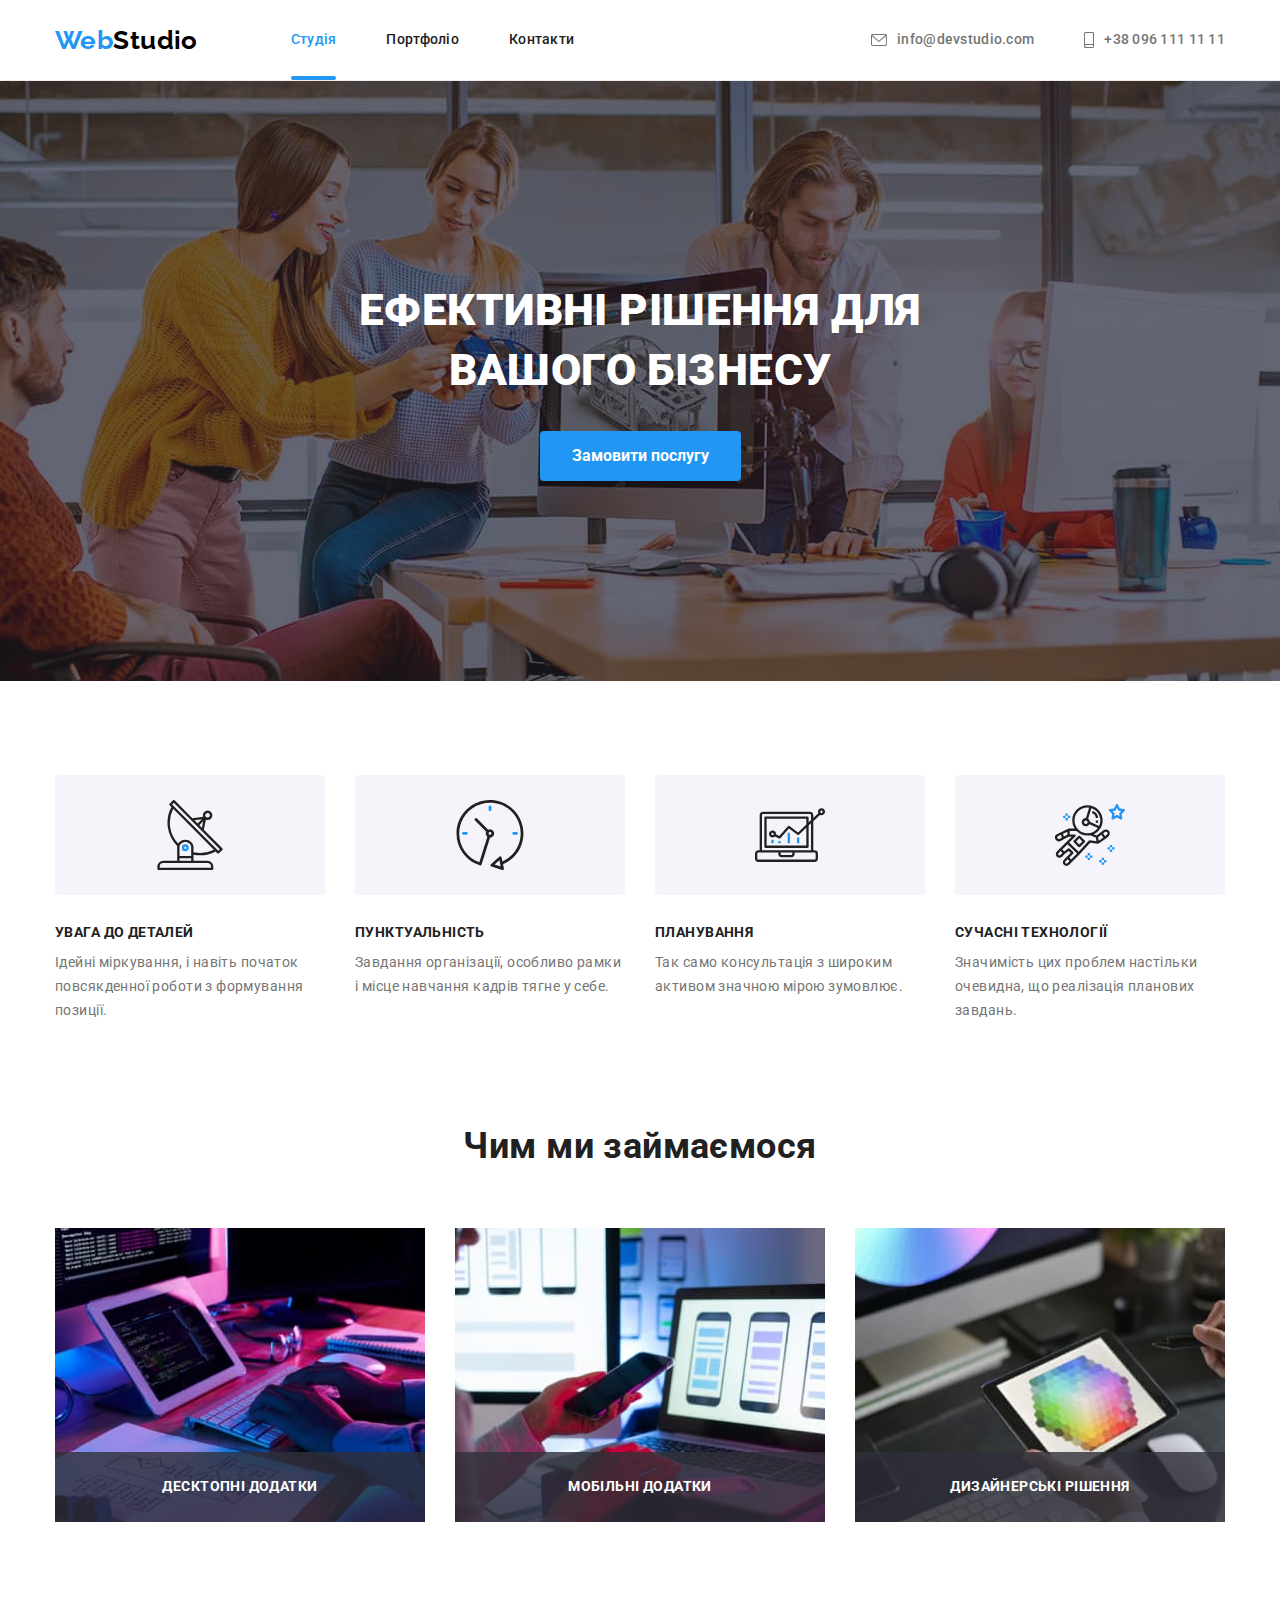
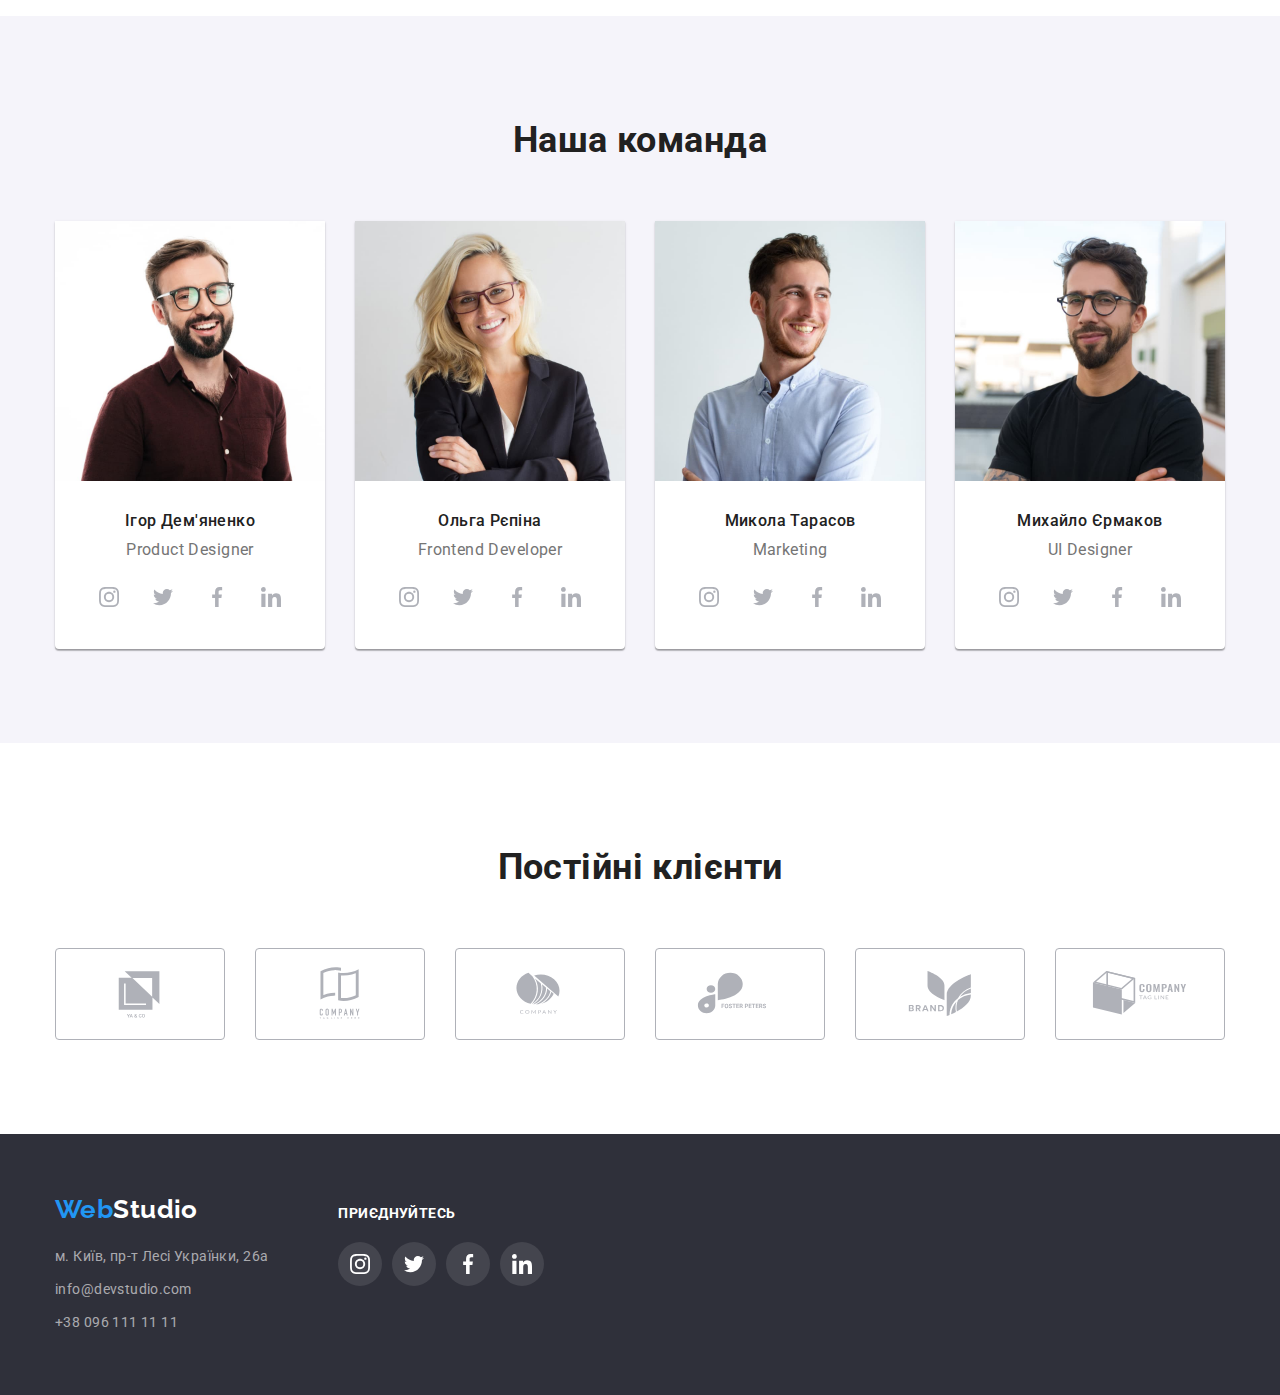
<file: index.html>
<!DOCTYPE html>
<html lang="uk">
  <head>
    <meta charset="UTF-8" />
    <meta http-equiv="X-UA-Compatible" content="IE=edge" />
    <meta name="viewport" content="width=device-width, initial-scale=1.0" />
    <title>Студія</title>
    <link rel="preconnect" href="https://fonts.googleapis.com" />
    <link rel="preconnect" href="https://fonts.gstatic.com" crossorigin />
    <link
      rel="stylesheet"
      href="https://cdnjs.cloudflare.com/ajax/libs/modern-normalize/1.1.0/modern-normalize.min.css"/>
    <link rel="stylesheet" href="./css/styles.css" />
    <link
      href="https://fonts.googleapis.com/css2?family=Raleway:wght@700&family=Roboto:wght@400;500;700;900&display=swap"
      rel="stylesheet"
    />
  </head>
  <body>
    <header class="page-header">
      <div class="container cont-navul">
        <nav class="main-nav">
          <a href="./index.html" class="logo">Web<span class="logo-studio">Studio</span></a>
          <ul class="site-nav">
            <li class="site-list">
              <div class="current">
                <a class="site-link site-link-ctyd" href="./index.html">Студія</a>
              </div>
            </li>
            <li class="site-list"><a class="site-link" href="./portfolio.html">Портфоліо</a></li>
            <li class="site-list"><a class="site-link" href="">Контакти</a></li>
          </ul>
        </nav>
        <ul class="contacts">
          <li class="site-list">
            <a class="contacts-link contacts-link-mail" href="mailto:info@devstudio.com"
              ><svg class="icon-mail">
                <use href="./images/icons.svg#icon-envelope"></use></svg>info@devstudio.com</a
            >
          </li>
          <li class="site-list">
            <a class="contacts-link contact-link-icon" href="tel:+380961111111">
              <svg class="icon-contact">
                <use href="./images/icons.svg#icon-smartphone"></use></svg>+38 096 111 11 11</a
            >
          </li>
        </ul>
      </div>
    </header>
    <main>
      <!--Hero section-->
      <section class="hero">
        <div class="hero-overlay"></div>
        <h1 class="hero-header">Ефективні рішення для вашого бізнесу</h1>
        <button type="button" class="hero-button" data-modal-open>Замовити послугу</button>
      </section>
      <!--Section  qualities -->
      <section class="section">
        <div class="container">
          <h2 class="qualities">Якості</h2>
          <ul class="gualities-ul">
            <li class="qualities-list">
              <div class="icons-qualities">
                <svg class="icon-css">
                  <use href="./images/icons.svg#icon-antenna-1"></use>
                </svg>
              </div>
              <h3 class="qualities-list-item">УВАГА ДО ДЕТАЛЕЙ</h3>
              <p class="qualities-list-paragraf">
                Ідейні міркування, і навіть початок повсякденної роботи з формування позиції.
              </p>
            </li>
            <li class="qualities-list">
              <div class="icons-qualities">
                <svg class="icon-css">
                  <use href="./images/icons.svg#icon-clock-1"></use>
                </svg>
              </div>
              <h3 class="qualities-list-item">ПУНКТУАЛЬНІСТЬ</h3>
              <p class="qualities-list-paragraf">
                Завдання організації, особливо рамки і місце навчання кадрів тягне у себе.
              </p>
            </li>
            <li class="qualities-list">
              <div class="icons-qualities">
                <svg class="icon-css">
                  <use href="./images/icons.svg#icon-diagram-1"></use>
                </svg>
              </div>
              <h3 class="qualities-list-item">ПЛАНУВАННЯ</h3>
              <p class="qualities-list-paragraf">
                Так само консультація з широким активом значною мірою зумовлює.
              </p>
            </li>
            <li class="qualities-list">
              <div class="icons-qualities">
                <svg class="icon-css">
                  <use href="./images/icons.svg#icon-astronaut-1"></use>
                </svg>
              </div>
              <h3 class="qualities-list-item">СУЧАСНІ ТЕХНОЛОГІЇ</h3>
              <p class="qualities-list-paragraf">
                Значимість цих проблем настільки очевидна, що реалізація планових завдань.
              </p>
            </li>
          </ul>
        </div>
      </section>
      <!--Section services-->
      <section class="section section-services">
        <div class="container">
          <h2 class="services">Чим ми займаємося</h2>
          <ul class="services-item">
            <li class="services-list">
              <div class="product-thumb">
                <img
                  class="img-services"
                  src="./images/services-img-1.jpg"
                  alt="Сайти для комп'ютерів"
                  width="370"
                  height="294"
                />
                <div class="img-actions">
                  <p class="img-action-paragraf">Десктопні додатки</p>
                </div>
              </div>
            </li>

            <li class="services-list">
              <div class="product-thumb">
                <img
                  class="img-services"
                  src="./images/services-img-2.jpg"
                  alt="Сайти для телефонів"
                  width="370"
                  height="294"
                />
                <div class="img-actions">
                  <p class="img-action-paragraf">Мобільні додатки</p>
                </div>
              </div>
            </li>
            <li class="services-list">
              <div class="product-thumb">
                <img
                  class="img-services"
                  src="./images/services-img-3.jpg"
                  alt="Сайти для планшетів"
                  width="370"
                  height="294"
                />
                <div class="img-actions">
                  <p class="img-action-paragraf">Дизайнерські рішення</p>
                </div>
              </div>
            </li>
          </ul>
        </div>
      </section>
      <!--Section team-->
      <section class="section section-team">
        <div class="container">
          <h2 class="team">Наша команда</h2>
          <ul class="team-people">
            <li class="team-img">
              <img
                class="img-photo"
                src="./images/team-img-1.jpg"
                alt="дизайнер"
                width="270"
                height="260"
              />
              <div class="container-team">
                <h3 class="team-img-header">Ігор Дем'яненко</h3>
                <p class="team-img-paragraf">Product Designer</p>
                <ul class="team-social">
                  <li class="team-list">
                    <a class="social-link" href="https://www.instagram.com/">
                      <svg class="icon-social">
                        <use href="./images/icons.svg#icon-instagram-2"></use>
                      </svg>
                    </a>
                  </li>
                  <li class="team-list">
                    <a class="social-link" href="https://twitter.com/">
                      <svg class="icon-social">
                        <use href="./images/icons.svg#icon-twitter-1"></use>
                      </svg>
                    </a>
                  </li>
                  <li class="team-list">
                    <a class="social-link" href="https://m.facebook.com/">
                      <svg class="icon-social">
                        <use href="./images/icons.svg#icon-facebook-1"></use>
                      </svg>
                    </a>
                  </li>
                  <li class="team-list">
                    <a class="social-link" href="https://ua.linkedin.com/">
                      <svg class="icon-social">
                        <use href="./images/icons.svg#icon-linkedin-1"></use>
                      </svg>
                    </a>
                  </li>
                </ul>
              </div>
            </li>
            <li class="team-img">
              <img
                class="img-photo"
                src="./images/team-img-2.jpg"
                alt="девелопер"
                width="270"
                height="260"
              />
              <div class="container-team">
                <h3 class="team-img-header">Ольга Рєпіна</h3>
                <p class="team-img-paragraf">Frontend Developer</p>
                <ul class="team-social">
                  <li class="team-list">
                    <a class="social-link" href="https://www.instagram.com/">
                      <svg class="icon-social">
                        <use href="./images/icons.svg#icon-instagram-2"></use>
                      </svg>
                    </a>
                  </li>
                  <li class="team-list">
                    <a class="social-link" href="https://twitter.com/">
                      <svg class="icon-social">
                        <use href="./images/icons.svg#icon-twitter-1"></use>
                      </svg>
                    </a>
                  </li>
                  <li class="team-list">
                    <a class="social-link" href="https://m.facebook.com/">
                      <svg class="icon-social">
                        <use href="./images/icons.svg#icon-facebook-1"></use>
                      </svg>
                    </a>
                  </li>
                  <li class="team-list">
                    <a class="social-link" href="https://ua.linkedin.com/">
                      <svg class="icon-social">
                        <use href="./images/icons.svg#icon-linkedin-1"></use>
                      </svg>
                    </a>
                  </li>
                </ul>
              </div>
            </li>
            <li class="team-img">
              <img
                class="img-photo"
                src="./images/team-img-3.jpg"
                alt="маркетолог"
                width="270"
                height="260"
              />
              <div class="container-team">
                <h3 class="team-img-header">Микола Тарасов</h3>
                <p class="team-img-paragraf">Marketing</p>
                <ul class="team-social">
                  <li class="team-list">
                    <a class="social-link" href="https://www.instagram.com/">
                      <svg class="icon-social">
                        <use href="./images/icons.svg#icon-instagram-2"></use>
                      </svg>
                    </a>
                  </li>
                  <li class="team-list">
                    <a class="social-link" href="https://twitter.com/">
                      <svg class="icon-social">
                        <use href="./images/icons.svg#icon-twitter-1"></use>
                      </svg>
                    </a>
                  </li>
                  <li class="team-list">
                    <a class="social-link" href="https://m.facebook.com/">
                      <svg class="icon-social">
                        <use href="./images/icons.svg#icon-facebook-1"></use>
                      </svg>
                    </a>
                  </li>
                  <li class="team-list">
                    <a class="social-link" href="https://ua.linkedin.com/">
                      <svg class="icon-social">
                        <use href="./images/icons.svg#icon-linkedin-1"></use>
                      </svg>
                    </a>
                  </li>
                </ul>
              </div>
            </li>
            <li class="team-img">
              <img
                class="img-photo"
                src="./images/team-img-4.jpg"
                alt="дизайнер"
                width="270"
                height="260"
              />
              <div class="container-team">
                <h3 class="team-img-header">Михайло Єрмаков</h3>
                <p class="team-img-paragraf">UI Designer</p>
                <ul class="team-social">
                  <li class="team-list">
                    <a class="social-link" href="https://www.instagram.com/">
                      <svg class="icon-social">
                        <use href="./images/icons.svg#icon-instagram-2"></use>
                      </svg>
                    </a>
                  </li>
                  <li class="team-list">
                    <a class="social-link" href="https://twitter.com/">
                      <svg class="icon-social">
                        <use href="./images/icons.svg#icon-twitter-1"></use>
                      </svg>
                    </a>
                  </li>
                  <li class="team-list">
                    <a class="social-link" href="https://m.facebook.com/">
                      <svg class="icon-social">
                        <use href="./images/icons.svg#icon-facebook-1"></use>
                      </svg>
                    </a>
                  </li>
                  <li class="team-list">
                    <a class="social-link" href="https://ua.linkedin.com/">
                      <svg class="icon-social">
                        <use href="./images/icons.svg#icon-linkedin-1"></use>
                      </svg>
                    </a>
                  </li>
                </ul>
              </div>
            </li>
          </ul>
        </div>
      </section>
      <!--Section customers-->
      <section class="section">
        <div class="container">
          <h2 class="team">Постійні клієнти</h2>
          <ul class="customers">
            <li class="customers-list">
              <a class="customer-link border" href="">
                <svg class="icons-customers"><use href="./images/icons.svg#icon-Logo"></use></svg>
              </a>
            </li>
            <li class="customers-list">
              <a class="customer-link border" href="">
                <svg class="icons-customers"><use href="./images/icons.svg#icon-Logo-1"></use></svg>
              </a>
            </li>
            <li class="customers-list">
              <a class="customer-link border" href="">
                <svg class="icons-customers"><use href="./images/icons.svg#icon-Logo-2"></use></svg>
              </a>
            </li>
            <li class="customers-list">
              <a class="customer-link border" href="">
                <svg class="icons-customers"><use href="./images/icons.svg#icon-Logo-3"></use></svg>
              </a>
            </li>
            <li class="customers-list">
              <a class="customer-link border" href="">
                <svg class="icons-customers"><use href="./images/icons.svg#icon-Logo-4"></use></svg>
              </a>
            </li>
            <li class="customers-list">
              <a class="customer-link border" href="">
                <svg class="icons-customers"><use href="./images/icons.svg#icon-Logo-5"></use></svg>
              </a>
            </li>
          </ul>
        </div>
      </section>
    </main>
    <!--Footer-->
    <footer class="footer">
      <div class="container container-footer">
        <div>
          <a href="./index.html" class="footer-logo"
            >Web<span class="footer-logo-studio">Studio</span></a
          >
          <address>
            <ul>
              <li class="footer-list">
                <a
                  class="footer-address"
                  href="https://goo.gl/maps/Q2tLbyH8QkegB77n8"
                  target="_blank"
                  rel="noopener noreferrer"
                  >м. Київ, пр-т Лесі Українки, 26a</a
                >
              </li>
              <li class="footer-list">
                <a class="footer-address" href="mailto:info@devstudio.com">info@devstudio.com</a>
              </li>
              <li class="footer-list">
                <a class="footer-address" href="tel:+380961111111">+38 096 111 11 11</a>
              </li>
            </ul>
          </address>
        </div>
        <div class="social-footer">
          <p class="footer-paragraf">Приєднуйтесь</p>
          <ul class="team-social">
            <li class="team-list">
              <a class="footer-link" href="https://www.instagram.com/">
                <svg class="icon-social">
                  <use href="./images/icons.svg#icon-instagram-2"></use>
                </svg>
              </a>
            </li>
            <li class="team-list">
              <a class="footer-link" href="https://twitter.com/">
                <svg class="icon-social">
                  <use href="./images/icons.svg#icon-twitter-1"></use>
                </svg>
              </a>
            </li>
            <li class="team-list">
              <a class="footer-link" href="https://m.facebook.com/">
                <svg class="icon-social">
                  <use href="./images/icons.svg#icon-facebook-1"></use>
                </svg>
              </a>
            </li>
            <li class="team-list">
              <a class="footer-link" href="https://ua.linkedin.com/">
                <svg class="icon-social">
                  <use href="./images/icons.svg#icon-linkedin-1"></use>
                </svg>
              </a>
            </li>
          </ul>
        </div>
      </div>
    </footer>
    <!--Backdrop-->
    <div class="backdrop is-hidden" data-modal>
      <div class="modal">
        <p></p>
        <button type="button" class="close-modal" data-modal-close>
          <svg class="modal-icon">
            <use href="./images/icons.svg#icon-close-black-18dp-2-1"></use>
          </svg>
        </button>
      </div>
    </div>
    <script src="./js/modal.js"></script>
  </body>
</html>
</file>
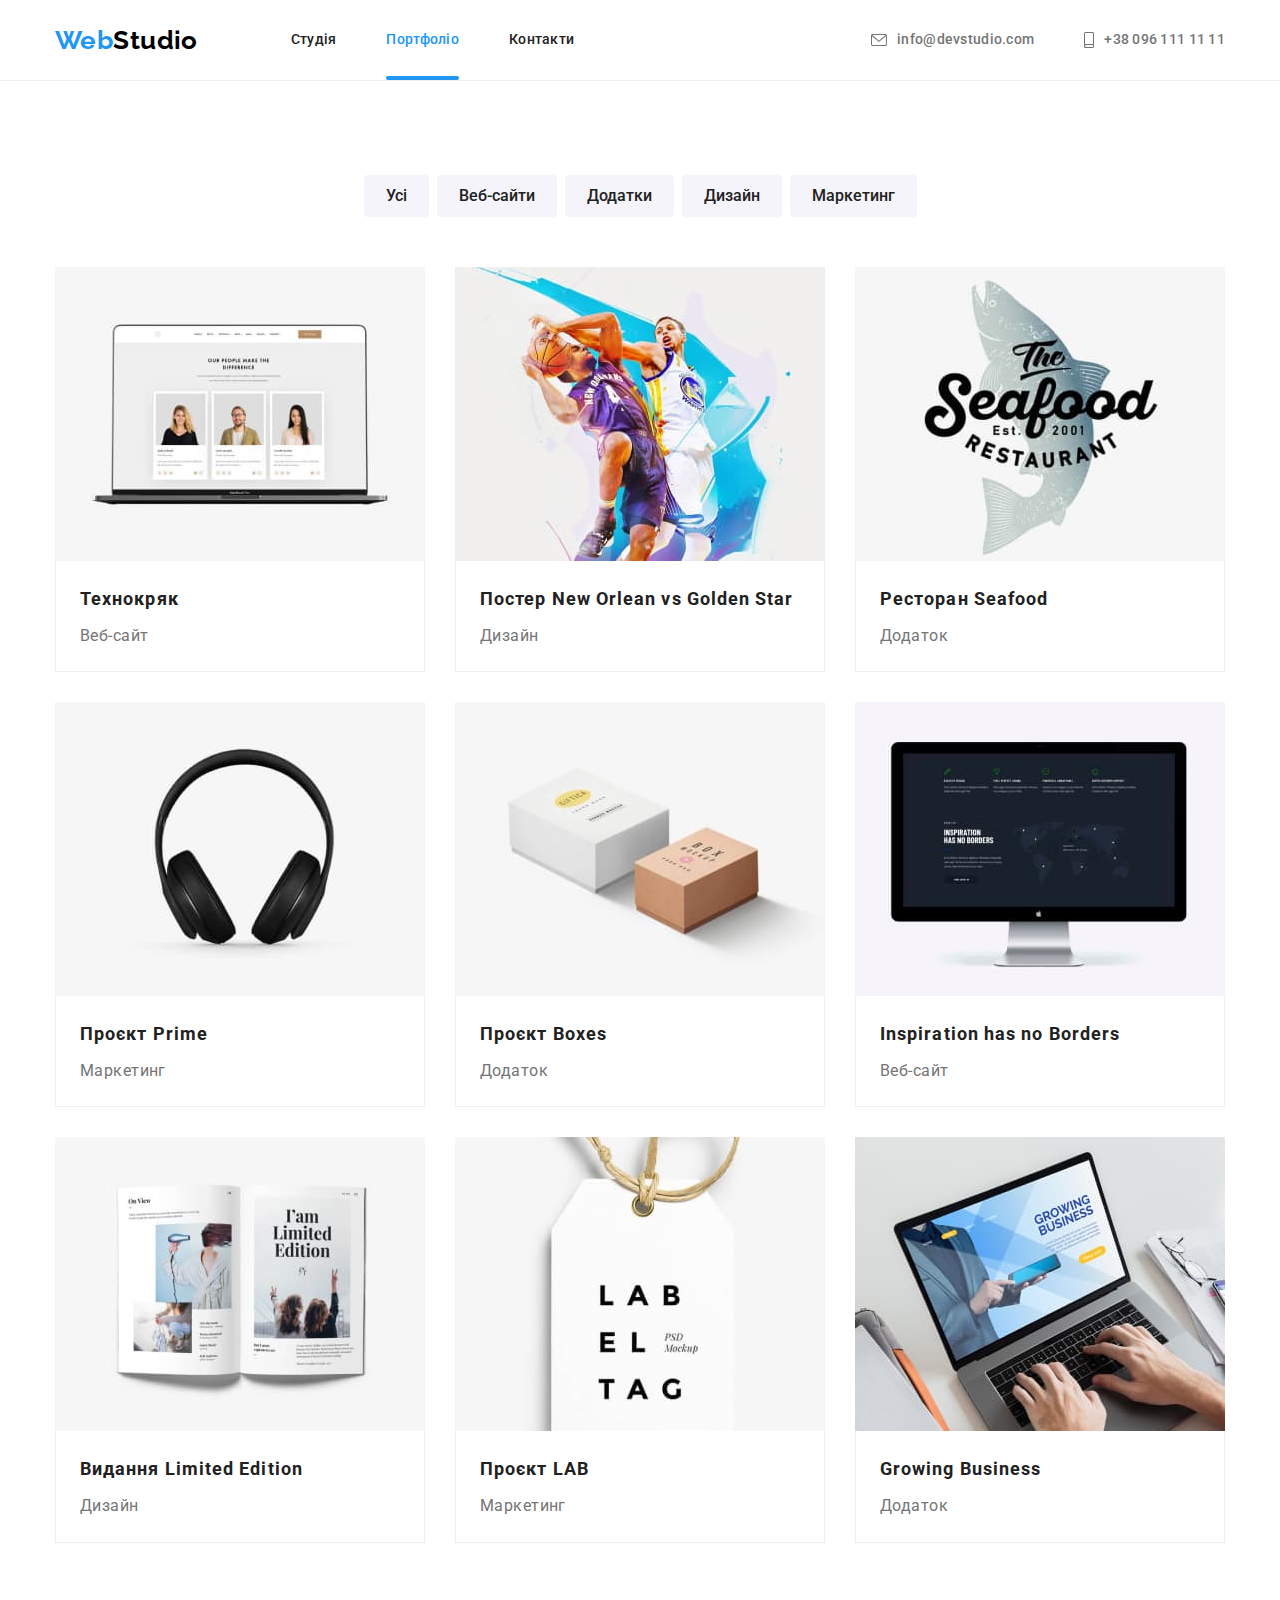
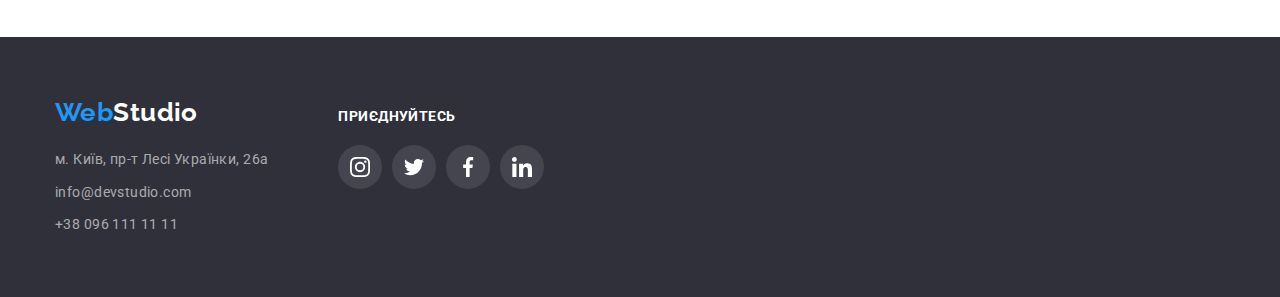
<file: portfolio.html>
<!DOCTYPE html>
<html lang="uk">
  <head>
    <meta charset="UTF-8" />
    <meta http-equiv="X-UA-Compatible" content="IE=edge" />
    <meta name="viewport" content="width=device-width, initial-scale=1.0" />
    <title>Портфоліо</title>
    <link rel="preconnect" href="https://fonts.googleapis.com" />
    <link rel="preconnect" href="https://fonts.gstatic.com" crossorigin />
    <link
      rel="stylesheet"
      href="https://cdnjs.cloudflare.com/ajax/libs/modern-normalize/1.1.0/modern-normalize.min.css"
    />
    <link rel="stylesheet" href="./css/styles.css" />
    <link
      href="https://fonts.googleapis.com/css2?family=Raleway:wght@700&family=Roboto:wght@400;500;700;900&display=swap"
      rel="stylesheet"
    />
  </head>
  <body>
    <header class="page-header">
      <div class="container cont-navul">
        <nav class="main-nav">
          <a href="./index.html" class="logo">Web<span class="logo-studio">Studio</span></a>
          <ul class="site-nav">
            <li class="site-list">
              <a class="site-link" href="./index.html">Студія</a>
            </li>
            <li class="site-list">
             <div class="current"><a class="site-link site-link-port" href="./portfolio.html">Портфоліо</a></div></li>
            <li class="site-list"><a class="site-link" href="">Контакти</a></li>
          </ul>
        </nav>
        <ul class="contacts">
          <li class="site-list">
            <a class="contacts-link contacts-link-mail" href="mailto:info@devstudio.com"
              ><svg class="icon-mail">
                <use href="./images/icons.svg#icon-envelope"></use>
              </svg>info@devstudio.com</a
            >
          </li>
          <li class="site-list">
            <a class="contacts-link contact-link-icon" href="tel:+380961111111">
              <svg class="icon-contact">
                <use href="./images/icons.svg#icon-smartphone"></use>
            </svg>+38 096 111 11 11</a>
          </li>
        </ul>
      </div>
    </header>
    <main>
      <!--Categories projects-->
      <section class="section">
        <div class="container">
          <h1 class="our-works">Наші роботи</h1>
          <ul class="categories">
            <li class="list">
              <button type="button" class="categories-btn">Усі</button>
            </li>
            <li class="list"><button type="button" class="categories-btn">Веб-сайти</button></li>
            <li class="list"><button type="button" class="categories-btn">Додатки</button></li>
            <li class="list"><button type="button" class="categories-btn">Дизайн</button></li>
            <li class="list"><button type="button" class="categories-btn">Маркетинг</button></li>
          </ul>
          <!--Cards-->
            <ul class="progects">
              <li class="progect">
                <a class="progect-link" href="">
                  <div class="portfolio-thumb portfolio-description">
                    <img
                    class="portfolio-img"
                    src="./images/1-texno.jpg"
                    alt="веб-сайт"
                    width="370"
                    height="294"
                  />
                  <div class="product-overlay">
                  <p class="text-thumb" >Ресурс пропонує комплексні пропозиції з різним рівнем функціоналу та сервісів. Все це дозволить відвідувачу отримати вичерпні відомості про компанію чи приватну особу.</p>
                   </div>
                  </div>
                  <div class="container-cards">
                    <h2 class="progect-img-header">Технокряк</h2>
                    <p class="progect-img-paragraf">Веб-сайт</p>
                </div>
                </a>
              </li>
              <li class="progect">
                <a class="progect-link" href="">
                  <div class="portfolio-thumb">
                  <img
                    class="portfolio-img"
                    src="./images/2-new.jpg"
                    alt="дизайнер"
                    width="370"
                    height="294"
                  /><div class="product-overlay">
                    <p class="text-thumb" >Ресурс пропонує комплексні пропозиції з різним рівнем функціоналу та сервісів. Все це дозволить відвідувачу отримати вичерпні відомості про компанію чи приватну особу.</p>
                  </div>
                </div>
                  <div class="container-cards">
                    <h2 class="progect-img-header">Постер New Orlean vs Golden Star</h2>
                    <p class="progect-img-paragraf">Дизайн</p>
                  </div>
                </a>
              </li>
              <li class="progect">
                <a class="progect-link" href="">
                  <div class="portfolio-thumb">
                  <img
                    class="portfolio-img"
                    src="./images/3-sea.jpg"
                    alt="додаток"
                    width="370"
                    height="294"
                  /><div class="product-overlay"><p class="text-thumb" >Ресурс пропонує комплексні пропозиції з різним рівнем функціоналу та сервісів. Все це дозволить відвідувачу отримати вичерпні відомості про компанію чи приватну особу.</p>
                  </div>
                </div>
                  <div class="container-cards">
                    <h2 class="progect-img-header">Ресторан Seafood</h2>
                    <p class="progect-img-paragraf">Додаток</p>
                  </div>
                </a>
              </li>
              <li class="progect">
                <a class="progect-link" href="">
                  <div class="portfolio-thumb">
                  <img
                    class="portfolio-img"
                    src="./images/4-prime.jpg"
                    alt="маркетинг"
                    width="370"
                    height="294"
                  /><div class="product-overlay"><p class="text-thumb" >Ресурс пропонує комплексні пропозиції з різним рівнем функціоналу та сервісів. Все це дозволить відвідувачу отримати вичерпні відомості про компанію чи приватну особу.</p>
                  </div>
                </div>
                  <div class="container-cards">
                    <h2 class="progect-img-header">Проєкт Prime</h2>
                    <p class="progect-img-paragraf">Маркетинг</p>
                  </div>
                </a>
              </li>
              <li class="progect">
                <a class="progect-link" href="">
                  <div class="portfolio-thumb">
                  <img
                    class="portfolio-img"
                    src="./images/5-boxes.jpg"
                    alt="додаток"
                    width="370"
                    height="294"
                  /><div class="product-overlay"><p class="text-thumb" >Ресурс пропонує комплексні пропозиції з різним рівнем функціоналу та сервісів. Все це дозволить відвідувачу отримати вичерпні відомості про компанію чи приватну особу.</p>
                  </div>
                </div>
                  <div class="container-cards">
                    <h2 class="progect-img-header">Проєкт Boxes</h2>
                    <p class="progect-img-paragraf">Додаток</p>
                  </div>
                </a>
              </li>
              <li class="progect">
                <a class="progect-link" href="">
                  <div class="portfolio-thumb">
                  <img
                    class="portfolio-img"
                    src="./images/6-inspir.jpg"
                    alt="веб-сайт"
                    width="370"
                    height="294"
                  /><div class="product-overlay"><p class="text-thumb" >Ресурс пропонує комплексні пропозиції з різним рівнем функціоналу та сервісів. Все це дозволить відвідувачу отримати вичерпні відомості про компанію чи приватну особу.</p>
                  </div>
                </div>
                  <div class="container-cards">
                    <h2 class="progect-img-header">Inspiration has no Borders</h2>
                    <p class="progect-img-paragraf">Веб-сайт</p>
                  </div>
                </a>
              </li>
              <li class="progect">
                <a class="progect-link" href="">
                  <div class="portfolio-thumb">
                  <img
                    class="portfolio-img"
                    src="./images/7-limited.jpg"
                    alt="дизайн"
                    width="370"
                    height="294"
                  /><div class="product-overlay"><p class="text-thumb" >Ресурс пропонує комплексні пропозиції з різним рівнем функціоналу та сервісів. Все це дозволить відвідувачу отримати вичерпні відомості про компанію чи приватну особу.</p>
                  </div>
                </div>
                  <div class="container-cards">
                    <h2 class="progect-img-header">Видання Limited Edition</h2>
                    <p class="progect-img-paragraf">Дизайн</p>
                  </div>
                </a>
              </li>
              <li class="progect">
                <a class="progect-link" href="">
                  <div class="portfolio-thumb">
                  <img
                    class="portfolio-img"
                    src="./images/8-lab.jpg"
                    alt="маркетинг"
                    width="370"
                    height="294"
                  /><div class="product-overlay"><p class="text-thumb" >Ресурс пропонує комплексні пропозиції з різним рівнем функціоналу та сервісів. Все це дозволить відвідувачу отримати вичерпні відомості про компанію чи приватну особу.</p>
                  </div>
                </div>
                  <div class="container-cards">
                    <h2 class="progect-img-header">Проєкт LAB</h2>
                    <p class="progect-img-paragraf">Маркетинг</p>
                  </div>
                </a>
              </li>
              <li class="progect">
                <a class="progect-link" href="">
                  <div class="portfolio-thumb">
                  <img
                    class="portfolio-img"
                    src="./images/9-growing.jpg"
                    alt="додаток"
                    width="370"
                    height="294"
                  /><div class="product-overlay"><p class="text-thumb" >Ресурс пропонує комплексні пропозиції з різним рівнем функціоналу та сервісів. Все це дозволить відвідувачу отримати вичерпні відомості про компанію чи приватну особу.</p>
                  </div>
                </div>
                  <div class="container-cards">
                    <h2 class="progect-img-header">Growing Business</h2>
                    <p class="progect-img-paragraf">Додаток</p>
                  </div>
                </a>
              </li>
            </ul>
          </div>
        </div>
      </section>
    </main>
    <footer class="footer">
      <div class=" container container-footer">
        <div>
          <a href="./index.html" class="footer-logo"
            >Web<span class="footer-logo-studio">Studio</span></a
          >
          <address>
            <ul>
              <li class="footer-list">
                <a
                  class="footer-address"
                  href="https://goo.gl/maps/Q2tLbyH8QkegB77n8"
                  target="_blank"
                  rel="noopener noreferrer"
                  >м. Київ, пр-т Лесі Українки, 26a</a
                >
              </li>
              <li class="footer-list">
                <a class="footer-address" href="mailto:info@devstudio.com">info@devstudio.com</a>
              </li>
              <li class="footer-list">
                <a class="footer-address" href="tel:+380961111111">+38 096 111 11 11</a>
              </li>
            </ul>
          </address>
        </div>
        <div class="social-footer">
          <p class="footer-paragraf">Приєднуйтесь</p>
          <ul class="team-social">
                  <li class="team-list">
                    <a class="footer-link" href="https://www.instagram.com/">
                      <svg class="icon-social">
                        <use href="./images/icons.svg#icon-instagram-2"></use>
                      </svg>
                    </a>
                  </li>
                  <li class="team-list">
                    <a class="footer-link" href="https://twitter.com/">
                      <svg class="icon-social">
                        <use href="./images/icons.svg#icon-twitter-1"></use>
                      </svg>
                    </a>
                  </li>
                  <li class="team-list">
                    <a class="footer-link" href="https://m.facebook.com/">
                      <svg class="icon-social">
                        <use href="./images/icons.svg#icon-facebook-1"></use>
                      </svg>
                    </a>
                  </li>
                  <li class="team-list">
                    <a class="footer-link" href="https://ua.linkedin.com/">
                      <svg class="icon-social">
                        <use href="./images/icons.svg#icon-linkedin-1"></use>
                      </svg>
                    </a>
                  </li>
                </ul>
        </div>
      </div>
    </footer>
  </body>
</html>
</file>
<file: css/styles.css>
:root {
  --basic-text-colour: #757575;
  --secondary-text-colour: #212121;
  --logo-text-color: #000000;
  --address-text-colour: rgba(255, 255, 255, 0.6);
  --accent-colour: #2196f3;
  --basic-text-or-background: #ffffff;
  --secondary-background: #2f303a;
  --others-background: #f5f4fa;
  --button-background: #188ce8;
  --svg-fill: #afb1b8;
  --cubic-bezier: cubic-bezier(0.4, 0, 0.2, 1);
}

h1,
h2,
h3,
h4,
h5,
h6,
ul,
p {
  margin: 0;
}

ul {
  padding-left: 0;
}

body {
  background-color: var(--basic-text-or-background);
  font-family: 'Roboto', sans-serif;
  color: var(--basic-text-colour);
  letter-spacing: 0.03em;
  font-size: 14px;
  line-height: 1.7;
}

/*Section header */

.container {
  margin-left: auto;
  margin-right: auto;
  width: 1200px;
  padding-left: 15px;
  padding-right: 15px;
}

.page-header {
  border-bottom: 1px solid #ececec;
}

.cont-navul {
  display: flex;
  align-items: center;
}

.main-nav {
  display: flex;
  align-items: center;
}

.logo,
.footer-logo {
  color: var(--accent-colour);
  font-size: 26px;
  line-height: 1.19;
  font-weight: 700;
  font-family: 'Raleway', sans-serif;
  text-decoration: none;
}

.logo-studio {
  color: var(--logo-text-color);
}

.site-nav {
  display: flex;
  margin-left: 93px;
}

.site-nav .site-list:not(:last-child) {
  margin-right: 50px;
}

.site-nav .site-link {
  color: var(--secondary-text-colour);
  font-size: 14px;
  font-weight: 500;
  line-height: 1.14;
  letter-spacing: 0.02em;
  text-decoration: none;
  padding-top: 32px;
  padding-bottom: 32px;
  display: block;

  transition-property: color;
  transition-duration: 250ms;
  transition-timing-function: var(--cubic-bezier);
}

.site-nav .site-link:hover,
.site-nav .site-link:focus {
  color: var(--accent-colour);
}

.site-nav .site-link-ctyd {
  color: var(--accent-colour);
}

.site-nav .site-link-port {
  color: var(--accent-colour);
}
.site-link-port .contacts {
  display: flex;
  margin-left: auto;
}

.contacts .site-list:not(:last-child) {
  margin-right: 50px;
}

.contacts {
  display: flex;
  margin-left: auto;
}

.contacts-link {
  padding-top: 32px;
  padding-bottom: 32px;
  display: flex;
  justify-content: center;
  align-items: center;
  color: var(--basic-text-colour);
  font-size: 14px;
  font-weight: 500;
  line-height: 1.14;
  letter-spacing: 0.02em;
  text-decoration: none;

  transition-property: color;
  transition-duration: 250ms;
  transition-timing-function: var(--cubic-bezier);
}

.contacts-link:hover,
.contacts-link:focus {
  color: var(--accent-colour);
}
.contacts-link-mail {
  fill: var(--basic-text-colour);
}

.contacts-link-mail:hover,
.contacts-link-mail:focus {
  fill: var(--accent-colour);
}
.contact-link-icon {
  fill: var(--basic-text-colour);
}
.contact-link-icon:hover,
.contact-link-icon:focus {
  fill: var(--accent-colour);
}
.icon-mail {
  width: 16px;
  height: 12px;
  margin-right: 10px;
  color: var(--basic-text-colour);
}

.icon-mail:hover,
.icon-mail:focus {
  color: var(--accent-colour);
}
.icon-contact {
  width: 10px;
  height: 16px;
  margin-right: 10px;
}
.site-nav .current {
  position: relative;
  display: block;
  color: var(--accent-colour);
}
.site-list .current::after {
  content: '';
  position: absolute;
  background: var(--accent-colour);
  border-radius: 2px;
  width: 100%;
  height: 4px;
  border-radius: 2px;
  bottom: 0px;
}

/*Section hero */

.hero {
  text-align: center;
  padding-bottom: 200px;
  padding-top: 200px;
  max-width: 1600px;
  max-height: 600px;
  margin-left: auto;
  margin-right: auto;
  background-position: center;
  background-repeat: no-repeat;
  background-size: cover;
  background-image: linear-gradient(to right, rgba(47, 48, 58, 0.4), rgba(47, 48, 58, 0.4)),
    url(../images/people-1.jpg);
}

.hero-header {
  color: var(--basic-text-or-background);
  font-weight: 900;
  font-size: 44px;
  line-height: 1.36;
  text-transform: uppercase;
  text-align: center;
  width: 698px;
  margin-bottom: 30px;
  margin-left: auto;
  margin-right: auto;
}

.hero .hero-button {
  color: var(--basic-text-or-background);
  background-color: var(--accent-colour);
  font-weight: 700;
  font-size: 16px;
  line-height: 1.9;
  cursor: pointer;
  font-family: inherit;
  padding: 10px 32px;
  border-radius: 4px;
  text-align: center;
  border: none;
  box-shadow: 0px 4px 4px rgba(0, 0, 0, 0.15);
}
.hero .hero-button {
  transition-property: background-color;
  transition-duration: 250ms;
  transition-timing-function: var(--cubic-bezier);
}

.hero .hero-button:hover,
.hero-button:focus {
  background-color: var(--button-background);
}

/*Section  qualities*/
.section {
  padding-top: 94px;
  padding-bottom: 94px;
}
.qualities {
  /*.visually-hidden*/
  position: absolute;
  width: 1px;
  height: 1px;
  margin: -1px;
  border: 0;
  padding: 0;

  white-space: nowrap;
  clip-path: inset(100%);
  clip: rect(0 0 0 0);
  overflow: hidden;
}
.gualities-ul {
  display: flex;
  gap: 30px;
}
.qualities-list {
  width: 270px;
  margin-right: 30px;
}
.qualities-list:nth-child(1n) {
  margin: 0;
}
.icons-qualities {
  width: 270px;
  height: 120px;
  background-color: var(--others-background);
  display: flex;
  justify-content: center;
  align-items: center;
  border-radius: 4px;
}
.icon-css {
  width: 70px;
  height: 70px;
  fill: none;
}

.qualities-list,
.services-list,
.team-img {
  list-style: none;
}

.qualities-list > .qualities-list-item {
  font-weight: 700;
  font-size: 14px;
  line-height: 1.14;
  color: var(--secondary-text-colour);
  text-transform: uppercase;
  margin-top: 30px;
}
.qualities-list-paragraf {
  margin-top: 10px;
}

/*Section services*/
.section-services {
  padding-top: 0;
}

.services {
  margin-bottom: 50px;
}

.services-item {
  display: flex;
  gap: 30px;
}
.img-services {
  width: 370px;
  height: 294px;
  margin: auto;
  display: block;
}
.product-thumb {
  position: relative;
}

.img-actions {
  position: absolute;
  width: 370px;
  height: 70px;
  background: rgba(47, 48, 58, 0.8);
  bottom: 0;
  left: 0;
}
.img-action-paragraf {
  font-weight: 700;
  font-size: 14px;
  line-height: 1.14;
  color: var(--basic-text-or-background);
  text-transform: uppercase;
  text-align: center;
  padding: 27px 0;
 
}

.services,
.team {
  color: var(--secondary-text-colour);
  font-weight: 700;
  font-size: 36px;
  line-height: 1.7;
  text-align: center;
}

/*Section team*/

.section-team {
  background-color: var(--others-background);
}

.team {
  margin-bottom: 50px;
}

.team-people {
  display: flex;
}

.img-photo {
  display: block;
}
.team-img {
  margin-right: 30px;
  background: var(--basic-text-or-background);
  box-shadow: 0px 1px 3px rgba(0, 0, 0, 0.12), 0px 1px 1px rgba(0, 0, 0, 0.14),
    0px 2px 1px rgba(0, 0, 0, 0.2);
  border-radius: 0px 0px 4px 4px;
}

.team-img:last-child {
  margin-right: 0;
}

.team-img-header {
  color: var(--secondary-text-colour);
  font-weight: 500;
  font-size: 16px;
  line-height: 1.2;
}

.team-img-paragraf {
  color: var(--basic-text-colour);
  font-size: 16px;
  line-height: 1.2;
  margin-top: 10px;
  margin-bottom: 16px;
}

.container-team {
  padding: 30px 0;
  width: 270px;
  text-align: center;
}
.team-social {
  display: flex;
  justify-content: center;
  align-items: center;
  margin-top: 16px;
  list-style: none;
}

.team-list:not(:last-child) {
  margin-right: 10px;
}

.social-link {
  width: 44px;
  height: 44px;
  display: flex;
  justify-content: center;
  align-items: center;
  fill: var(--svg-fill);
  background-color: var(--basic-text-or-background);
  border-radius: 50%;
  border: none;

  transition-property: background-color, fill;
  transition-duration: 250ms;
  transition-timing-function: var(--cubic-bezier);
}

.social-link:hover,
.social-link:focus {
  fill: var(--basic-text-or-background);
  background-color: var(--accent-colour);
}

.icon-social {
  width: 20px;
  height: 20px;
}

.icon-social:hover,
.icon-social:focus {
  fill: var(--basic-text-or-background);
}
/*Section customers*/

.customers {
  display: flex;
  list-style: none;
}
.customers-list {
  width: 170px;
  margin-right: 30px;
}
.customers-list:nth-child(6) {
  margin-right: 0;
}
.customers-list:not(:last-child) {
  margin-right: 30px;
}

.customer-link {
  width: 170px;
  height: 92px;
  display: flex;
  justify-content: center;
  align-items: center;
  color: var(--svg-fill);

  transition-property: color;
  transition-duration: 250ms;
  transition-timing-function: var(--cubic-bezier);
}

.customer-link:hover,
.customer-link:focus {
  color: var(--accent-colour);
}
.border {
  border: 1px solid var(--svg-fill);
  border-radius: 4px;
  background-color: var(--basic-text-or-background);
}
.border:hover,
.border:focus {
  color: var(--accent-colour);
  border-color: var(--accent-colour);
}

.icons-customers {
  width: 106px;
  height: 60px;
  fill: currentColor;
}
/*Backdrop*/

.backdrop {
  position: fixed;
  top: 0;
  left: 0;
  width: 100%;
  height: 100%;
  background-color: rgba(0, 0, 0, 0.2);
  opacity: 1;
  transition-property: opasity;
  transition-duration: 250ms;
  transition-timing-function: var(--cubic-bezier);
}

.is-hidden {
  opacity: 0;
  pointer-events: none;
  visibility: hidden;
}

.backdrop.is-hidden .modal {
  transform: translate(-50%, -50%) scale(1.1);
}

.modal {
  position: absolute;
  top: 50%;
  left: 50%;
  min-width: 528px;
  min-height: 581px;
  border-radius: 4px;
  padding: 8px;
  background-color: var(--basic-text-or-background);

  transform: translate(-50%, -50%) scale(1);

  transition: transform 250ms var(--cubic-bezier), opacity 250ms var(--cubic-bezier),
    visibility 250ms var(--cubic-bezier);
}

.close-modal {
  position: absolute;
  display: flex;
  justify-content: center;
  align-items: center;
  right: 8px;
  top: 8px;
  width: 30px;
  height: 30px;
  background: var(--basic-text-or-background);
  border: 1px solid rgba(0, 0, 0, 0.1);
  border-radius: 50%;
  cursor: pointer;
}

.modal-icon {
  width: 18px;
  height: 18px;
  fill: var(--logo-text-color);
}

/*Section footer*/

.footer {
  background-color: var(--secondary-background);
  padding-top: 60px;
  padding-bottom: 60px;
}

.footer-logo {
  margin-bottom: 20px;
  display: block;
}

.footer-logo-studio {
  color: var(--basic-text-or-background);
}

.footer-address {
  font-size: 14px;
  line-height: 1.7;
  color: var(--address-text-colour);
  text-decoration: none;
  font-style: normal;

  transition-property: color;
  transition-duration: 250ms;
  transition-timing-function: var(--cubic-bezier);
}

.footer-address:hover,
.footer-address:focus {
  color: var(--basic-text-or-background);
}

.footer-list {
  list-style: none;
}

.footer-list:not(:last-child) {
  margin-bottom: 9px;
}

.container-footer {
  display: flex;
  align-items: baseline;
}

.social-footer {
  margin-left: 70px;
}
.footer-paragraf {
  font-weight: 700;
  font-size: 14px;
  line-height: 1.14;
  color: var(--basic-text-or-background);
  text-transform: uppercase;
  margin-bottom: 20px;
}

.team-social {
  margin-top: 0;
}
.footer-link {
  width: 44px;
  height: 44px;
  display: flex;
  justify-content: center;
  align-items: center;
  fill: var(--basic-text-or-background);
  background: rgba(255, 255, 255, 0.1);
  border-radius: 50%;

  transition-property: background-color;
  transition-duration: 250ms;
  transition-timing-function: var(--cubic-bezier);
}

.footer-link:hover,
.footer-link:focus {
  background-color: var(--accent-colour);
}

/* Portfolio categories projects*/

.our-works {
  /*.visually-hidden*/
  position: absolute;
  width: 1px;
  height: 1px;
  margin: -1px;
  border: 0;
  padding: 0;

  white-space: nowrap;
  clip-path: inset(100%);
  clip: rect(0 0 0 0);
  overflow: hidden;
}

.categories .categories-btn {
  background-color: var(--others-background);
  color: var(--secondary-text-colour);
  font-family: inherit;
  font-weight: 500;
  font-size: 16px;
  line-height: 1.6;
  cursor: pointer;
  border: none;
  border-radius: 4px;
  padding: 8px 22px;
  display: inline-block;

  transition-property: background-color, color, box-shadow;
  transition-duration: 250ms;
  transition-timing-function: var(--cubic-bezier);
}
.categories .categories-btn:hover,
.categories .categories-btn:focus {
  background-color: var(--accent-colour);
  
}

.categories .categories-btn:nth-child(5) {
  margin-right: 0px;
}

.categories {
  gap: 8px;
  display: flex;
  justify-content: center;
  margin-bottom: 50px;
}

.categories-btn:hover,
.categories-btn:focus {
  background-color: var(--accent-colour);
  color: var(--basic-text-or-background);
  box-shadow: 0px 3px 1px rgba(0, 0, 0, 0.1), 0px 1px 2px rgba(0, 0, 0, 0.08),
    0px 2px 2px rgba(0, 0, 0, 0.12);
}

.list,
.site-list,
.progect {
  list-style: none;
}

.progects {
  display: flex;
  flex-wrap: wrap;
  gap: 30px;
  padding-left: 0;
}

.progect {
  background-color: var(--basic-text-or-background);
}

.progect-img-header {
  font-weight: 700;
  font-size: 18px;
  line-height: 2;
  letter-spacing: 0.06em;
  color: var(--secondary-text-colour);
  margin-bottom: 4px;
}

.container-cards {
  border-bottom: 1px solid #eeeeee;
  border-left: 1px solid #eeeeee;
  border-right: 1px solid #eeeeee;
  padding: 20px 24px;
}

.progect-img-paragraf {
  color: var(--basic-text-colour);
  font-size: 16px;
  line-height: 1.9;
}

.portfolio-img {
  display: block;
  max-width: 100%;
  height: auto;
}

.progect-link {
  display: block;
  text-decoration: none;

  transition-property: box-shadow;
  transition-duration: 250ms;
  transition-timing-function: var(--cubic-bezier);
}

.progect-link:hover,
.progect-link:focus {
  box-shadow: 0px 1px 1px rgba(0, 0, 0, 0.12), 0px 4px 4px rgba(0, 0, 0, 0.06),
    1px 4px 6px rgba(0, 0, 0, 0.16);
}

.portfolio-thumb {
  position: relative;
  overflow: hidden;
 
}

.product-overlay {
  position: absolute;
  bottom: 0;
  width: 100%;
  height: 100%;
  background: rgba(33, 150, 243, 0.9);
  color: var(--basic-text-or-background);
  font-size: 18px;
  line-height: 1.5;
  letter-spacing: 0.03em;
  padding: 63px 24px;
  opacity: 0;

  transform: translateY(100%);
  transition-property: transform;
  transition-duration: 250ms;
  transition-timing-function: var(--cubic-bezier);
  
}

.portfolio-thumb:hover .product-overlay {
  opacity: 1;
  transform: translateY(0);
}
.progect-link:hover .portfolio-thumb > .product-overlay {
  transform: translateY(0);
  opacity: 1;
}
</file>
